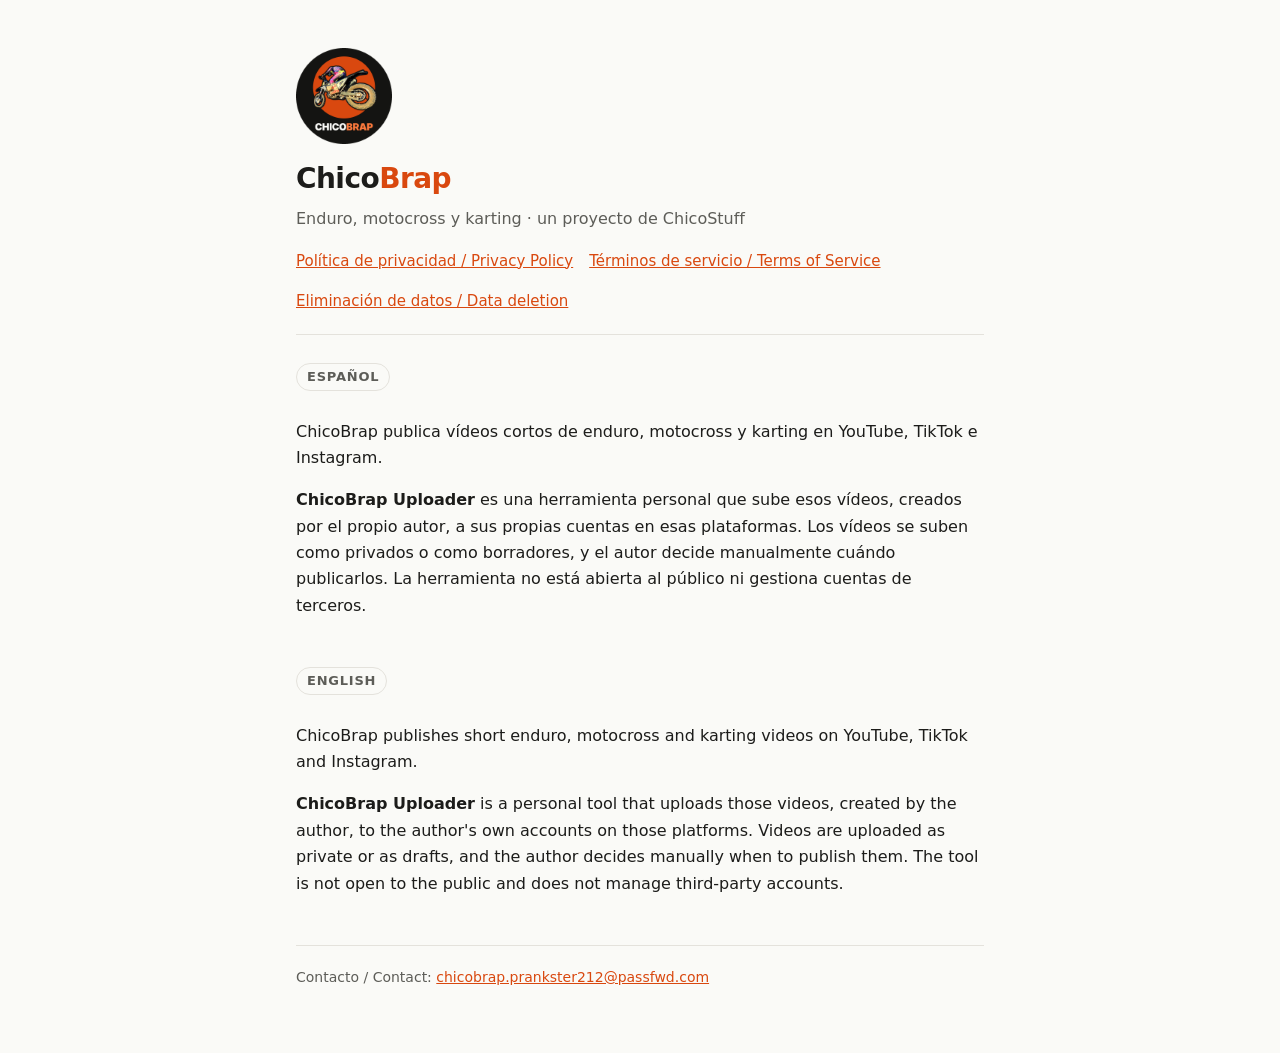
<file: index.html>
<!doctype html>
<html lang="es">
<head>
<meta charset="utf-8">
<meta name="viewport" content="width=device-width, initial-scale=1">
<title>ChicoBrap</title>
<meta name="description" content="ChicoBrap: vídeos de enduro, motocross y karting. Proyecto de ChicoStuff.">
<link rel="icon" type="image/png" href="favicon.png">
<link rel="apple-touch-icon" href="assets/apple-touch-icon.png">
<link rel="stylesheet" href="style.css">
</head>
<body>
<main>
  <header>
    <img src="assets/icon-512.png" alt="Logo de ChicoBrap" width="96" height="96" style="display:block;margin-bottom:12px">
    <p class="brand">Chico<span>Brap</span></p>
    <p class="sub">Enduro, motocross y karting · un proyecto de ChicoStuff</p>
    <nav>
      <a href="privacidad.html">Política de privacidad / Privacy Policy</a>
      <a href="terminos.html">Términos de servicio / Terms of Service</a>
      <a href="eliminar-datos.html">Eliminación de datos / Data deletion</a>
    </nav>
  </header>

  <section class="block">
    <span class="lang">Español</span>
    <p>ChicoBrap publica vídeos cortos de enduro, motocross y karting en YouTube, TikTok e Instagram.</p>
    <p><strong>ChicoBrap Uploader</strong> es una herramienta personal que sube esos vídeos, creados por el propio autor, a sus propias cuentas en esas plataformas. Los vídeos se suben como privados o como borradores, y el autor decide manualmente cuándo publicarlos. La herramienta no está abierta al público ni gestiona cuentas de terceros.</p>
  </section>

  <section class="block">
    <span class="lang">English</span>
    <p>ChicoBrap publishes short enduro, motocross and karting videos on YouTube, TikTok and Instagram.</p>
    <p><strong>ChicoBrap Uploader</strong> is a personal tool that uploads those videos, created by the author, to the author's own accounts on those platforms. Videos are uploaded as private or as drafts, and the author decides manually when to publish them. The tool is not open to the public and does not manage third-party accounts.</p>
  </section>

  <footer>
    Contacto / Contact: <a href="mailto:chicobrap.prankster212@passfwd.com">chicobrap.prankster212@passfwd.com</a>
  </footer>
</main>
</body>
</html>
</file>
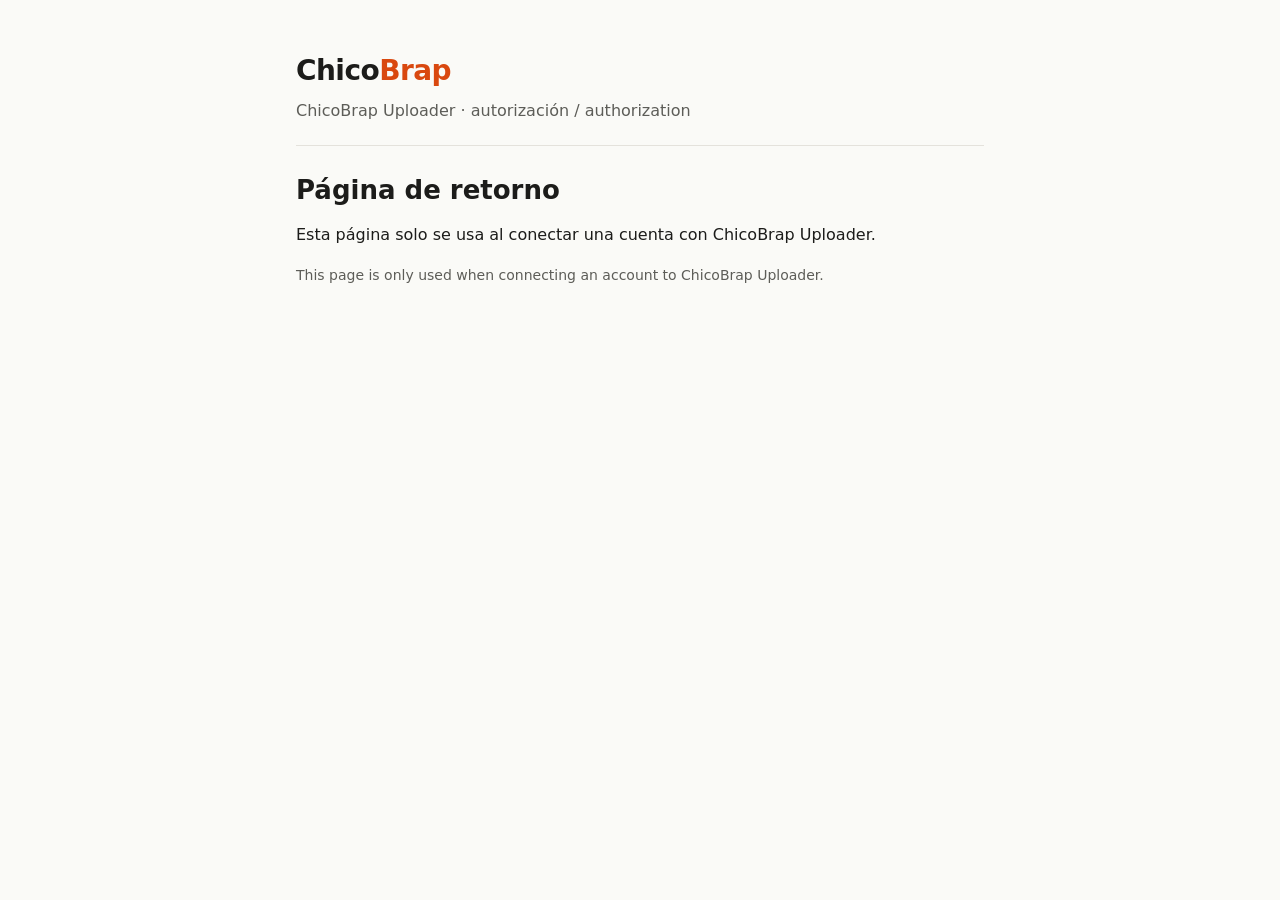
<file: callback.html>
<!doctype html>
<html lang="es">
<head>
<meta charset="utf-8">
<meta name="viewport" content="width=device-width, initial-scale=1">
<meta name="robots" content="noindex, nofollow">
<meta name="referrer" content="no-referrer">
<title>Autorización · ChicoBrap</title>
<link rel="icon" type="image/png" href="favicon.png">
<link rel="apple-touch-icon" href="assets/apple-touch-icon.png">
<link rel="stylesheet" href="style.css">
<style>
  .code { font-family: ui-monospace, SFMono-Regular, Menlo, Consolas, monospace; font-size: 14px;
          word-break: break-all; background: var(--card); border: 1px solid var(--rule);
          border-radius: 8px; padding: 12px; margin: 8px 0 12px; }
  button { font: inherit; font-weight: 600; color: #fff; background: var(--accent); border: 0;
           border-radius: 8px; padding: 8px 16px; cursor: pointer; }
  .hidden { display: none; }
</style>
</head>
<body>
<main>
  <header>
    <p class="brand"><a href="index.html" style="color:inherit;text-decoration:none">Chico<span>Brap</span></a></p>
    <p class="sub">ChicoBrap Uploader · autorización / authorization</p>
  </header>

  <section id="ok" class="block hidden">
    <h1>Autorización recibida</h1>
    <p>Copia este código y pégalo en ChicoBrap Uploader. Caduca en unos minutos y solo sirve una vez.</p>
    <p class="meta">Authorization received. Paste this code into ChicoBrap Uploader. It expires in a few minutes and works only once.</p>
    <div class="code" id="code"></div>
    <p class="meta" id="state-line"></p>
    <button id="copy" type="button">Copiar código</button>
  </section>

  <section id="err" class="block hidden">
    <h1>No se ha completado la autorización</h1>
    <p class="meta">Authorization was not completed.</p>
    <div class="code" id="error"></div>
  </section>

  <section id="none" class="block hidden">
    <h1>Página de retorno</h1>
    <p>Esta página solo se usa al conectar una cuenta con ChicoBrap Uploader.</p>
    <p class="meta">This page is only used when connecting an account to ChicoBrap Uploader.</p>
  </section>
</main>
<script>
  (function () {
    var p = new URLSearchParams(window.location.search);
    var code = p.get('code'), state = p.get('state');
    var error = p.get('error') || p.get('error_code');
    var desc = p.get('error_description') || p.get('error_message') || '';
    function show(id) { document.getElementById(id).classList.remove('hidden'); }
    if (code) {
      document.getElementById('code').textContent = code;
      if (state) document.getElementById('state-line').textContent = 'state: ' + state;
      show('ok');
      document.getElementById('copy').addEventListener('click', function () {
        var b = this;
        navigator.clipboard.writeText(code).then(function () { b.textContent = 'Copiado'; },
          function () { b.textContent = 'Selecciónalo y cópialo a mano'; });
      });
      // Quita el código de la barra de direcciones y del historial
      try { history.replaceState(null, '', window.location.pathname); } catch (e) {}
    } else if (error) {
      document.getElementById('error').textContent = error + (desc ? ': ' + desc : '');
      show('err');
    } else {
      show('none');
    }
  })();
</script>
</body>
</html>
</file>
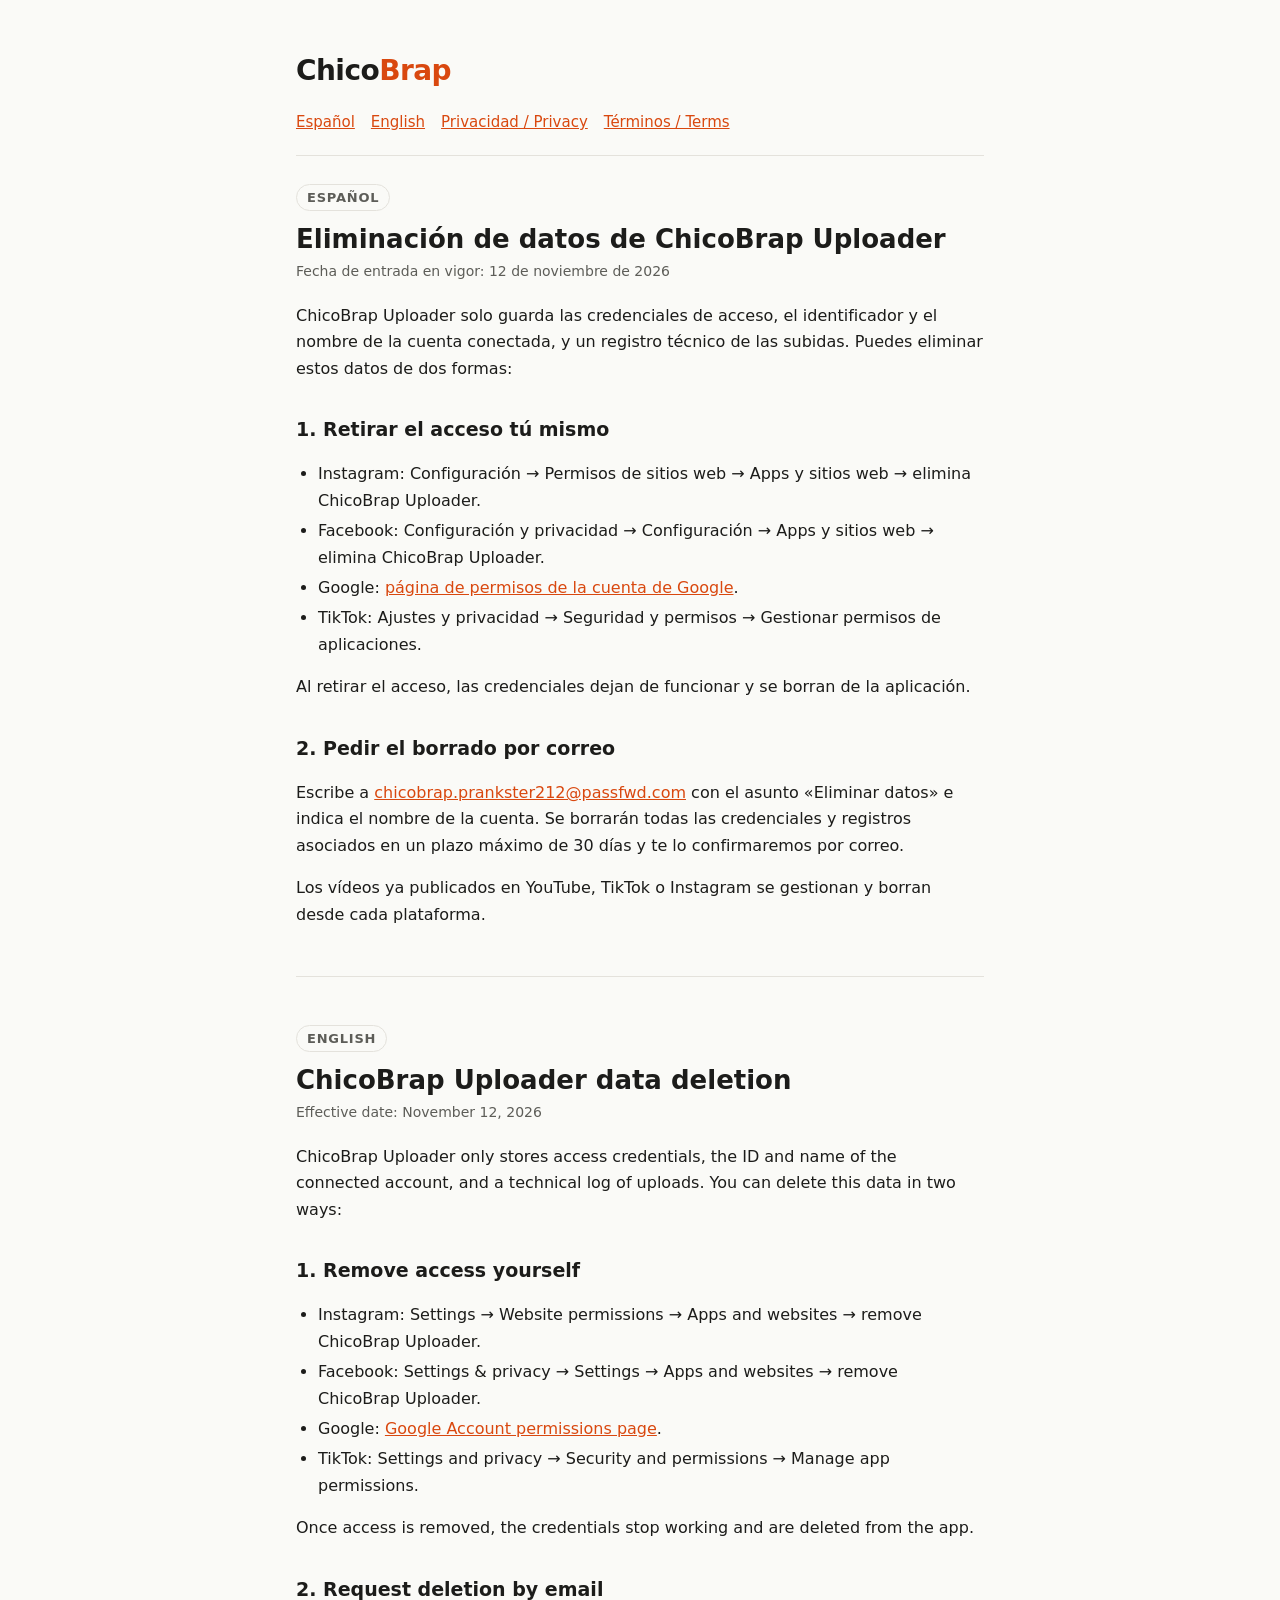
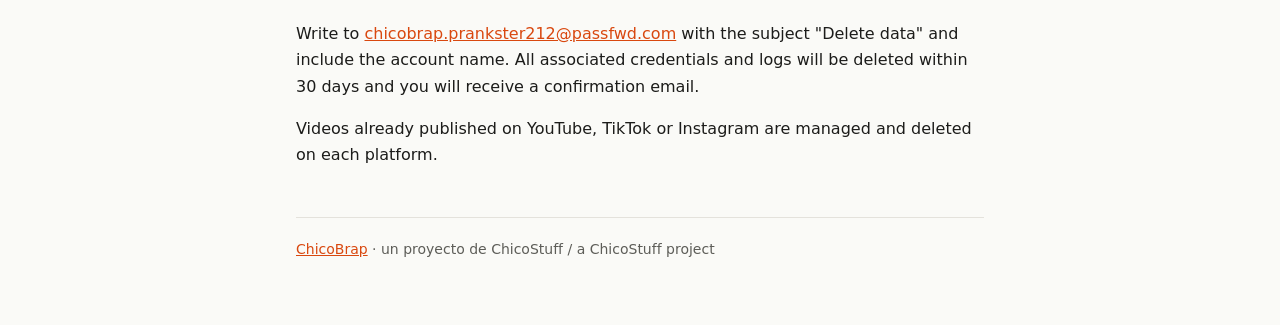
<file: eliminar-datos.html>
<!doctype html>
<html lang="es">
<head>
<meta charset="utf-8">
<meta name="viewport" content="width=device-width, initial-scale=1">
<title>Eliminación de datos · ChicoBrap</title>
<meta name="description" content="Cómo eliminar tus datos de ChicoBrap Uploader / How to delete your data from ChicoBrap Uploader.">
<link rel="icon" type="image/png" href="favicon.png">
<link rel="apple-touch-icon" href="assets/apple-touch-icon.png">
<link rel="stylesheet" href="style.css">
</head>
<body>
<main>
  <header>
    <p class="brand"><a href="index.html" style="color:inherit;text-decoration:none">Chico<span>Brap</span></a></p>
    <nav>
      <a href="#es">Español</a>
      <a href="#en">English</a>
      <a href="privacidad.html">Privacidad / Privacy</a>
      <a href="terminos.html">Términos / Terms</a>
    </nav>
  </header>

  <section class="block" id="es">
    <span class="lang">Español</span>
    <h1>Eliminación de datos de ChicoBrap Uploader</h1>
    <p class="meta">Fecha de entrada en vigor: 12 de noviembre de 2026</p>
    <p>ChicoBrap Uploader solo guarda las credenciales de acceso, el identificador y el nombre de la cuenta conectada, y un registro técnico de las subidas. Puedes eliminar estos datos de dos formas:</p>
    <h2>1. Retirar el acceso tú mismo</h2>
    <ul>
      <li>Instagram: Configuración → Permisos de sitios web → Apps y sitios web → elimina ChicoBrap Uploader.</li>
      <li>Facebook: Configuración y privacidad → Configuración → Apps y sitios web → elimina ChicoBrap Uploader.</li>
      <li>Google: <a href="https://security.google.com/settings/security/permissions">página de permisos de la cuenta de Google</a>.</li>
      <li>TikTok: Ajustes y privacidad → Seguridad y permisos → Gestionar permisos de aplicaciones.</li>
    </ul>
    <p>Al retirar el acceso, las credenciales dejan de funcionar y se borran de la aplicación.</p>
    <h2>2. Pedir el borrado por correo</h2>
    <p>Escribe a <a href="mailto:chicobrap.prankster212@passfwd.com">chicobrap.prankster212@passfwd.com</a> con el asunto «Eliminar datos» e indica el nombre de la cuenta. Se borrarán todas las credenciales y registros asociados en un plazo máximo de 30 días y te lo confirmaremos por correo.</p>
    <p>Los vídeos ya publicados en YouTube, TikTok o Instagram se gestionan y borran desde cada plataforma.</p>
  </section>

  <hr>

  <section class="block" id="en" lang="en">
    <span class="lang">English</span>
    <h1>ChicoBrap Uploader data deletion</h1>
    <p class="meta">Effective date: November 12, 2026</p>
    <p>ChicoBrap Uploader only stores access credentials, the ID and name of the connected account, and a technical log of uploads. You can delete this data in two ways:</p>
    <h2>1. Remove access yourself</h2>
    <ul>
      <li>Instagram: Settings → Website permissions → Apps and websites → remove ChicoBrap Uploader.</li>
      <li>Facebook: Settings &amp; privacy → Settings → Apps and websites → remove ChicoBrap Uploader.</li>
      <li>Google: <a href="https://security.google.com/settings/security/permissions">Google Account permissions page</a>.</li>
      <li>TikTok: Settings and privacy → Security and permissions → Manage app permissions.</li>
    </ul>
    <p>Once access is removed, the credentials stop working and are deleted from the app.</p>
    <h2>2. Request deletion by email</h2>
    <p>Write to <a href="mailto:chicobrap.prankster212@passfwd.com">chicobrap.prankster212@passfwd.com</a> with the subject "Delete data" and include the account name. All associated credentials and logs will be deleted within 30 days and you will receive a confirmation email.</p>
    <p>Videos already published on YouTube, TikTok or Instagram are managed and deleted on each platform.</p>
  </section>

  <footer><a href="index.html">ChicoBrap</a> · un proyecto de ChicoStuff / a ChicoStuff project</footer>
</main>
</body>
</html>
</file>
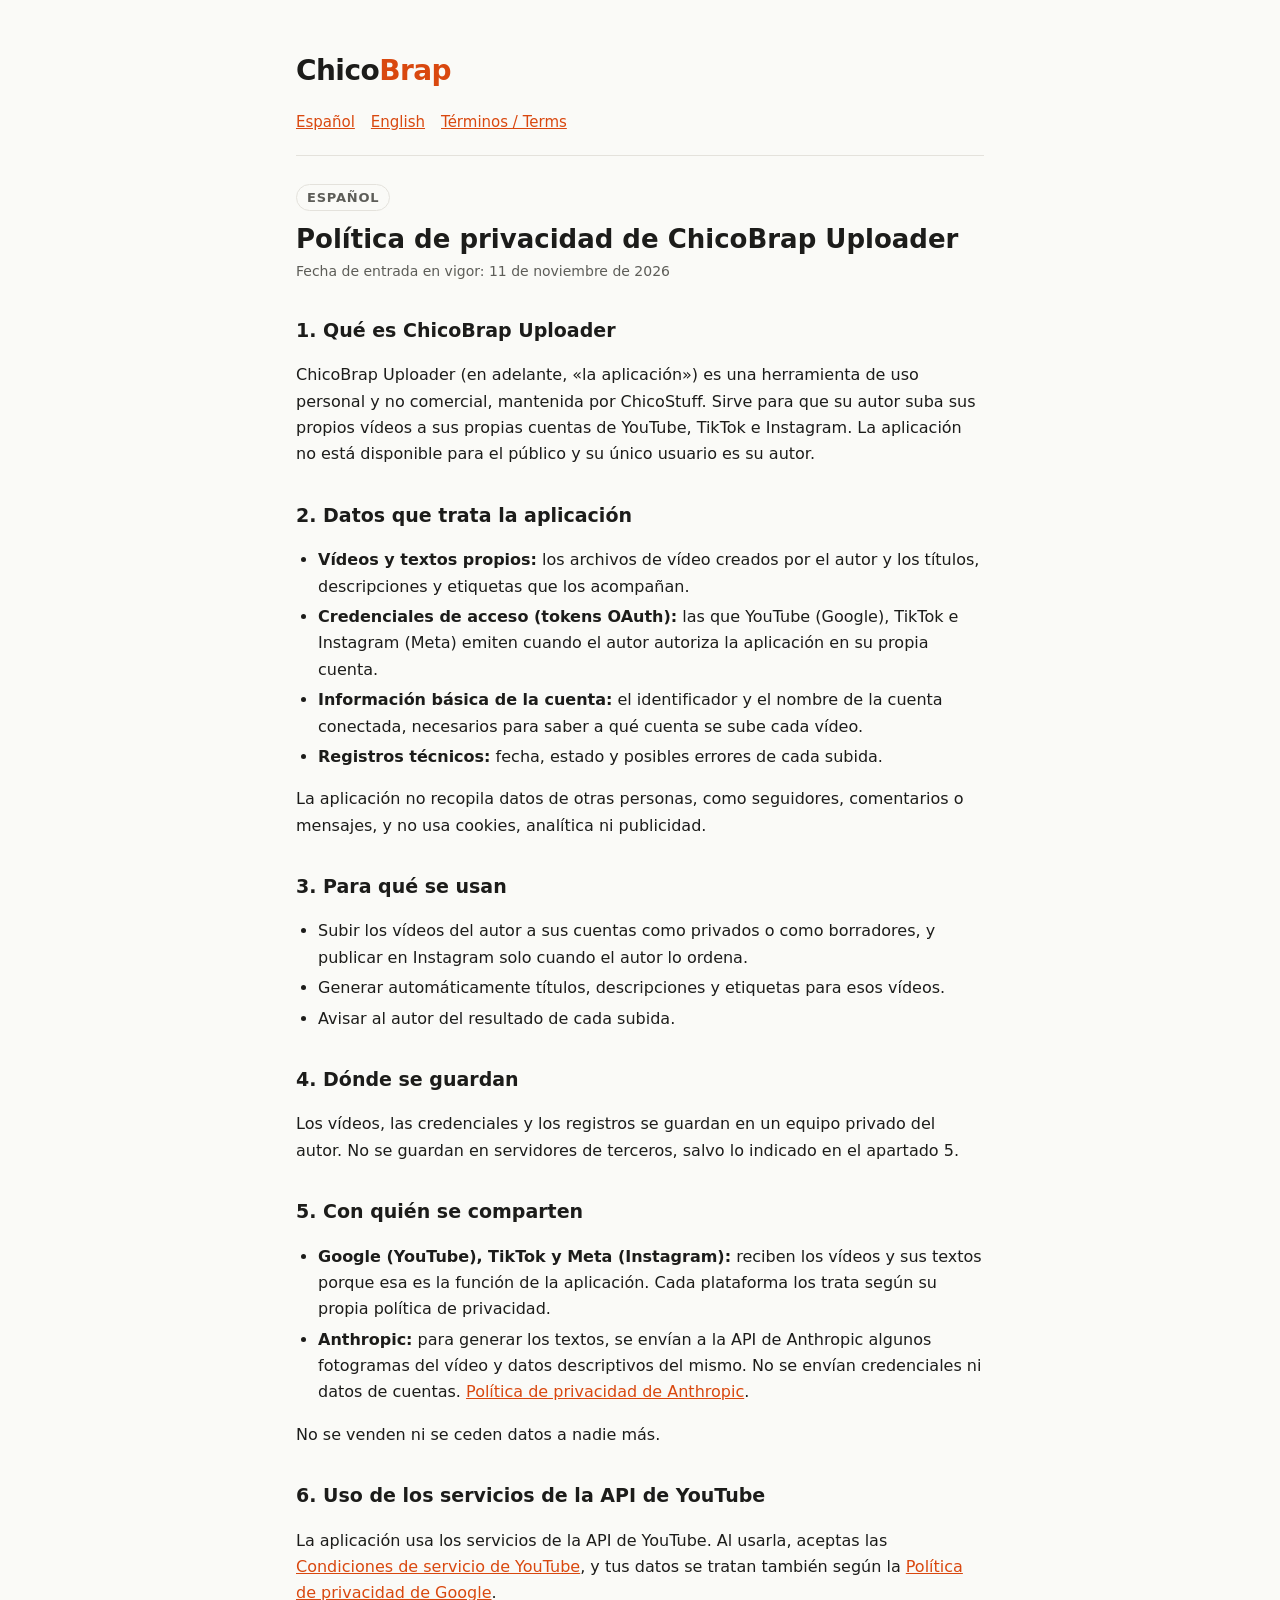
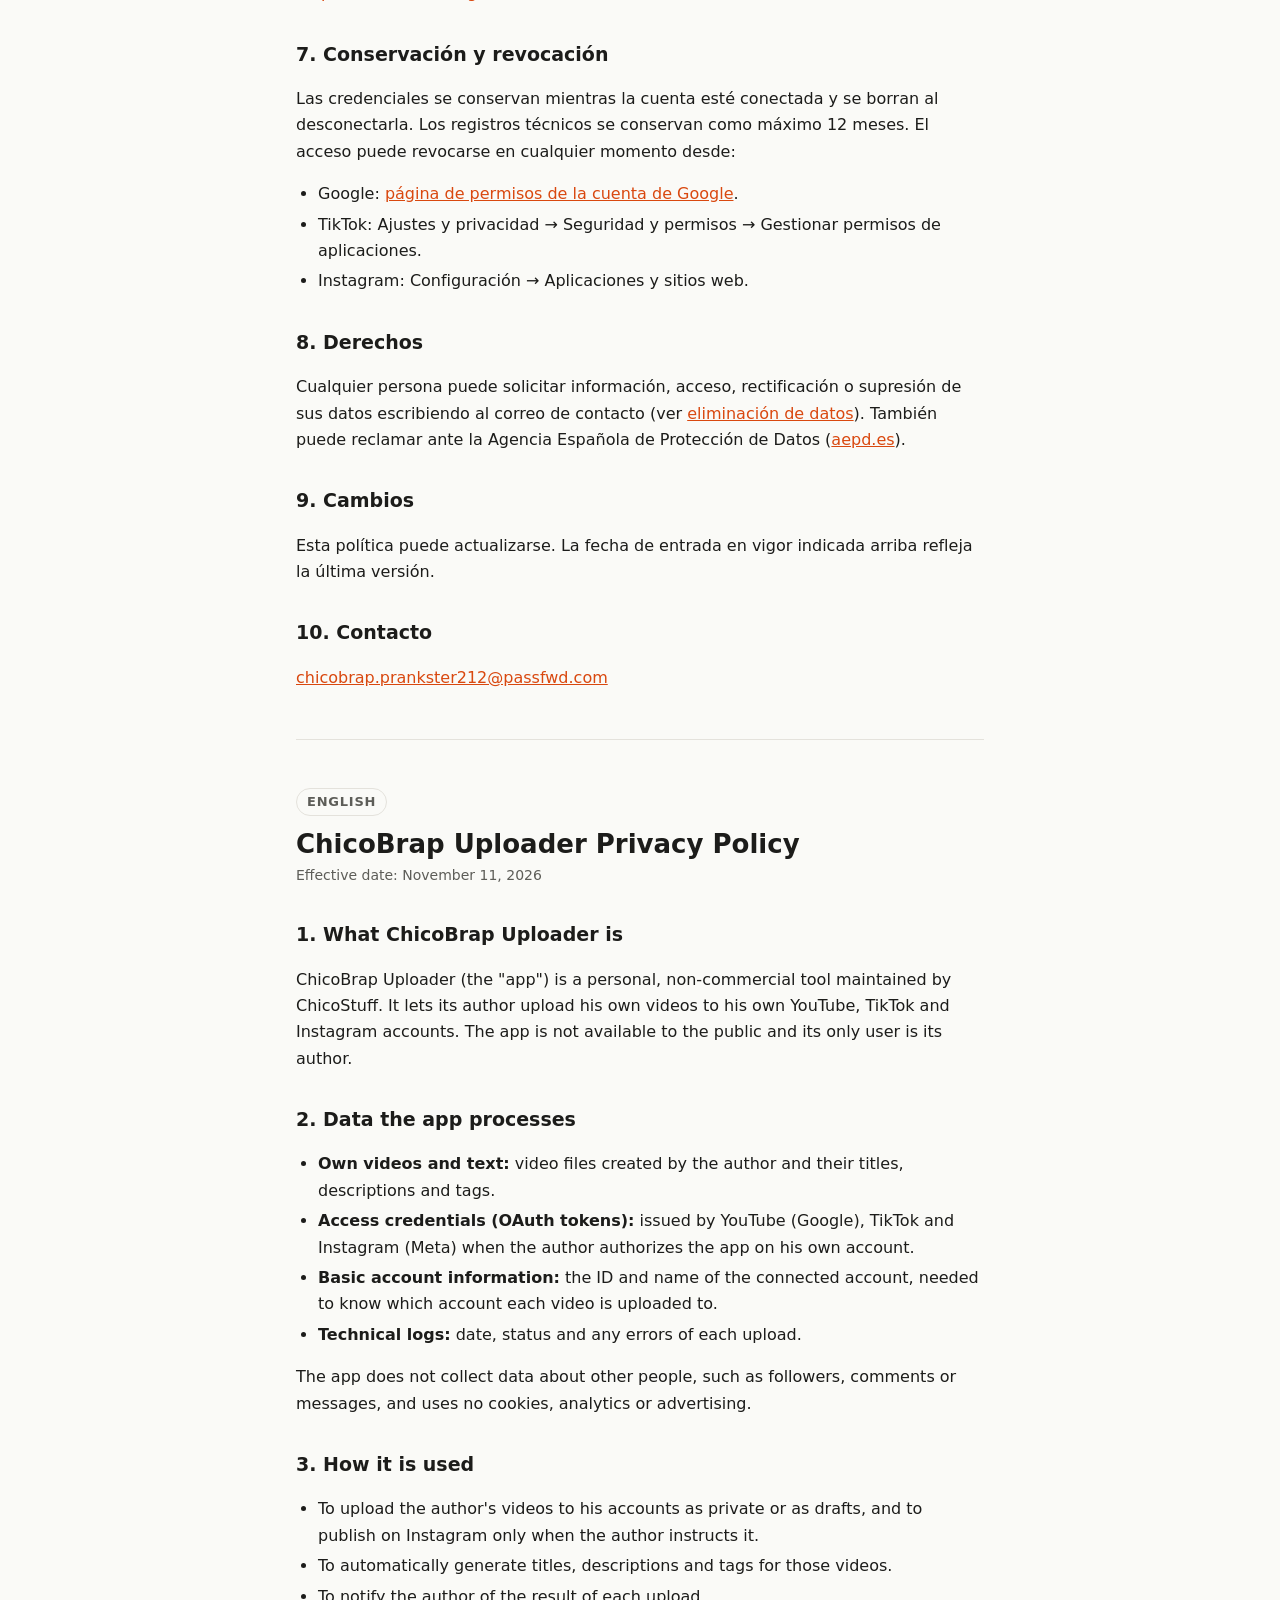
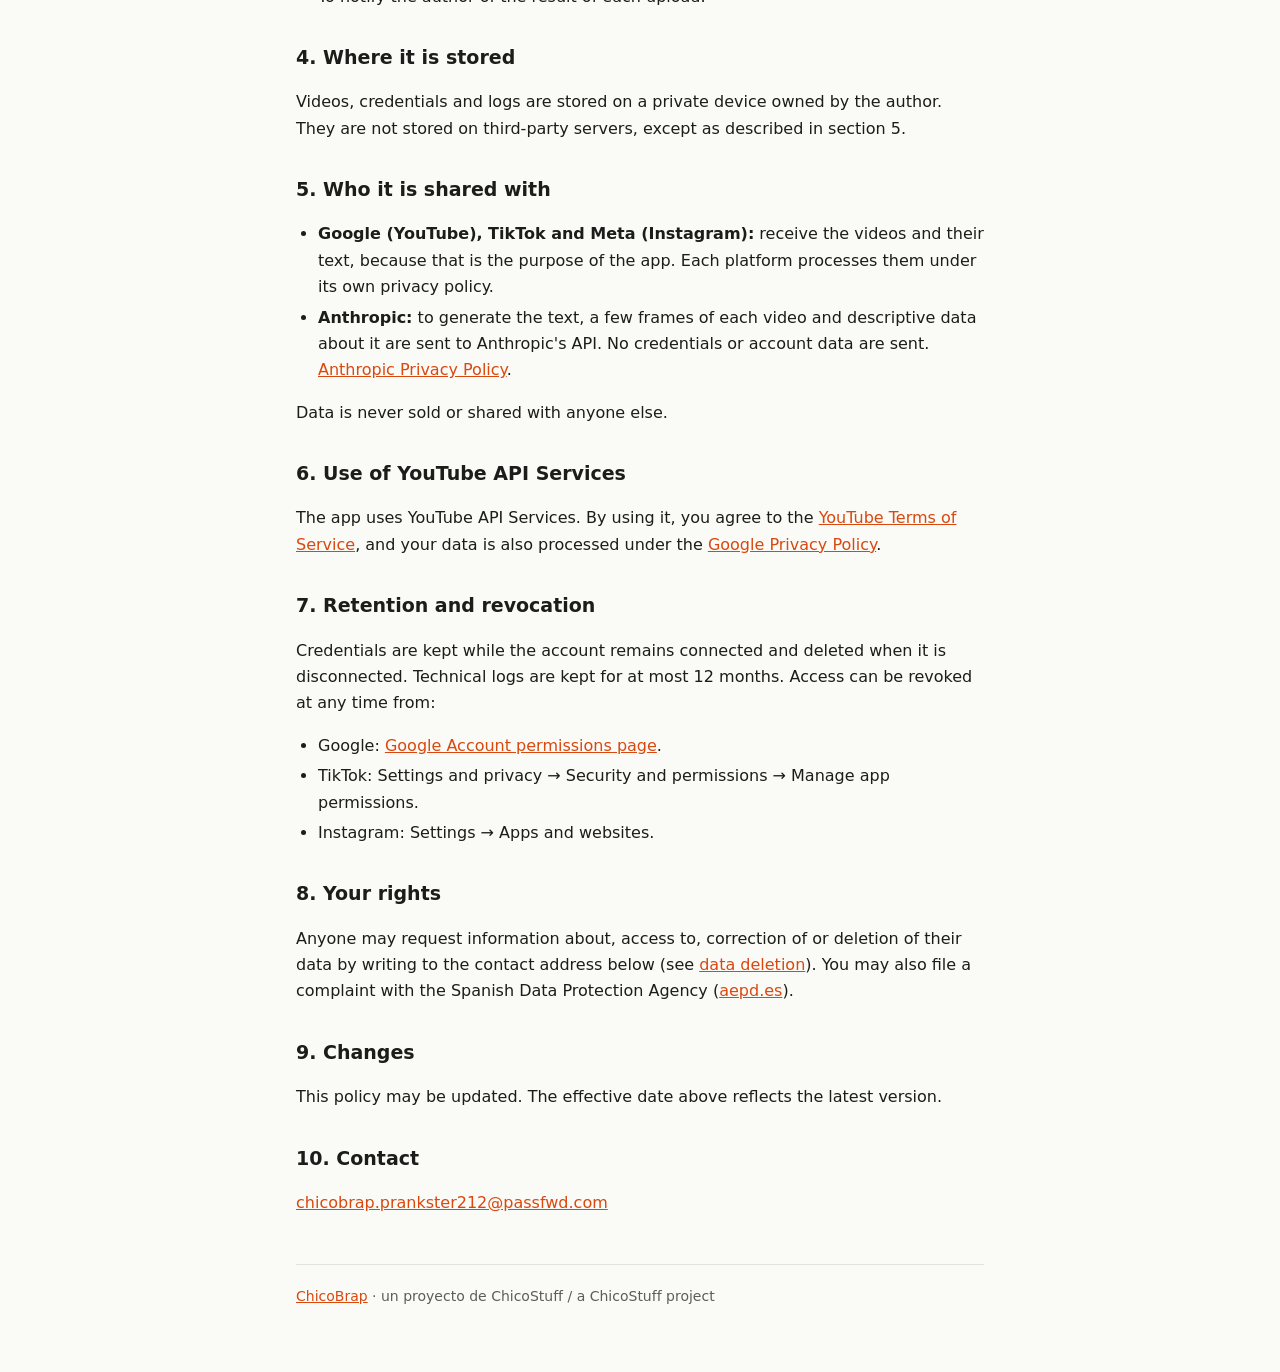
<file: privacidad.html>
<!doctype html>
<html lang="es">
<head>
<meta charset="utf-8">
<meta name="viewport" content="width=device-width, initial-scale=1">
<title>Privacidad · ChicoBrap</title>
<meta name="description" content="Política de privacidad de ChicoBrap Uploader / Privacy Policy of ChicoBrap Uploader.">
<link rel="icon" type="image/png" href="favicon.png">
<link rel="apple-touch-icon" href="assets/apple-touch-icon.png">
<link rel="stylesheet" href="style.css">
</head>
<body>
<main>
  <header>
    <p class="brand"><a href="index.html" style="color:inherit;text-decoration:none">Chico<span>Brap</span></a></p>
    <nav>
      <a href="#es">Español</a>
      <a href="#en">English</a>
      <a href="terminos.html">Términos / Terms</a>
    </nav>
  </header>

  <!-- ====================== ESPAÑOL ====================== -->
  <section class="block" id="es">
    <span class="lang">Español</span>
    <h1>Política de privacidad de ChicoBrap Uploader</h1>
    <p class="meta">Fecha de entrada en vigor: 11 de noviembre de 2026</p>

    <h2>1. Qué es ChicoBrap Uploader</h2>
    <p>ChicoBrap Uploader (en adelante, «la aplicación») es una herramienta de uso personal y no comercial, mantenida por ChicoStuff. Sirve para que su autor suba sus propios vídeos a sus propias cuentas de YouTube, TikTok e Instagram. La aplicación no está disponible para el público y su único usuario es su autor.</p>

    <h2>2. Datos que trata la aplicación</h2>
    <ul>
      <li><strong>Vídeos y textos propios:</strong> los archivos de vídeo creados por el autor y los títulos, descripciones y etiquetas que los acompañan.</li>
      <li><strong>Credenciales de acceso (tokens OAuth):</strong> las que YouTube (Google), TikTok e Instagram (Meta) emiten cuando el autor autoriza la aplicación en su propia cuenta.</li>
      <li><strong>Información básica de la cuenta:</strong> el identificador y el nombre de la cuenta conectada, necesarios para saber a qué cuenta se sube cada vídeo.</li>
      <li><strong>Registros técnicos:</strong> fecha, estado y posibles errores de cada subida.</li>
    </ul>
    <p>La aplicación no recopila datos de otras personas, como seguidores, comentarios o mensajes, y no usa cookies, analítica ni publicidad.</p>

    <h2>3. Para qué se usan</h2>
    <ul>
      <li>Subir los vídeos del autor a sus cuentas como privados o como borradores, y publicar en Instagram solo cuando el autor lo ordena.</li>
      <li>Generar automáticamente títulos, descripciones y etiquetas para esos vídeos.</li>
      <li>Avisar al autor del resultado de cada subida.</li>
    </ul>

    <h2>4. Dónde se guardan</h2>
    <p>Los vídeos, las credenciales y los registros se guardan en un equipo privado del autor. No se guardan en servidores de terceros, salvo lo indicado en el apartado 5.</p>

    <h2>5. Con quién se comparten</h2>
    <ul>
      <li><strong>Google (YouTube), TikTok y Meta (Instagram):</strong> reciben los vídeos y sus textos porque esa es la función de la aplicación. Cada plataforma los trata según su propia política de privacidad.</li>
      <li><strong>Anthropic:</strong> para generar los textos, se envían a la API de Anthropic algunos fotogramas del vídeo y datos descriptivos del mismo. No se envían credenciales ni datos de cuentas. <a href="https://www.anthropic.com/legal/privacy">Política de privacidad de Anthropic</a>.</li>
    </ul>
    <p>No se venden ni se ceden datos a nadie más.</p>

    <h2>6. Uso de los servicios de la API de YouTube</h2>
    <p>La aplicación usa los servicios de la API de YouTube. Al usarla, aceptas las <a href="https://www.youtube.com/t/terms">Condiciones de servicio de YouTube</a>, y tus datos se tratan también según la <a href="https://policies.google.com/privacy">Política de privacidad de Google</a>.</p>

    <h2>7. Conservación y revocación</h2>
    <p>Las credenciales se conservan mientras la cuenta esté conectada y se borran al desconectarla. Los registros técnicos se conservan como máximo 12 meses. El acceso puede revocarse en cualquier momento desde:</p>
    <ul>
      <li>Google: <a href="https://security.google.com/settings/security/permissions">página de permisos de la cuenta de Google</a>.</li>
      <li>TikTok: Ajustes y privacidad → Seguridad y permisos → Gestionar permisos de aplicaciones.</li>
      <li>Instagram: Configuración → Aplicaciones y sitios web.</li>
    </ul>

    <h2>8. Derechos</h2>
    <p>Cualquier persona puede solicitar información, acceso, rectificación o supresión de sus datos escribiendo al correo de contacto (ver <a href="eliminar-datos.html">eliminación de datos</a>). También puede reclamar ante la Agencia Española de Protección de Datos (<a href="https://www.aepd.es">aepd.es</a>).</p>

    <h2>9. Cambios</h2>
    <p>Esta política puede actualizarse. La fecha de entrada en vigor indicada arriba refleja la última versión.</p>

    <h2>10. Contacto</h2>
    <p><a href="mailto:chicobrap.prankster212@passfwd.com">chicobrap.prankster212@passfwd.com</a></p>
  </section>

  <hr>

  <!-- ====================== ENGLISH ====================== -->
  <section class="block" id="en" lang="en">
    <span class="lang">English</span>
    <h1>ChicoBrap Uploader Privacy Policy</h1>
    <p class="meta">Effective date: November 11, 2026</p>

    <h2>1. What ChicoBrap Uploader is</h2>
    <p>ChicoBrap Uploader (the "app") is a personal, non-commercial tool maintained by ChicoStuff. It lets its author upload his own videos to his own YouTube, TikTok and Instagram accounts. The app is not available to the public and its only user is its author.</p>

    <h2>2. Data the app processes</h2>
    <ul>
      <li><strong>Own videos and text:</strong> video files created by the author and their titles, descriptions and tags.</li>
      <li><strong>Access credentials (OAuth tokens):</strong> issued by YouTube (Google), TikTok and Instagram (Meta) when the author authorizes the app on his own account.</li>
      <li><strong>Basic account information:</strong> the ID and name of the connected account, needed to know which account each video is uploaded to.</li>
      <li><strong>Technical logs:</strong> date, status and any errors of each upload.</li>
    </ul>
    <p>The app does not collect data about other people, such as followers, comments or messages, and uses no cookies, analytics or advertising.</p>

    <h2>3. How it is used</h2>
    <ul>
      <li>To upload the author's videos to his accounts as private or as drafts, and to publish on Instagram only when the author instructs it.</li>
      <li>To automatically generate titles, descriptions and tags for those videos.</li>
      <li>To notify the author of the result of each upload.</li>
    </ul>

    <h2>4. Where it is stored</h2>
    <p>Videos, credentials and logs are stored on a private device owned by the author. They are not stored on third-party servers, except as described in section 5.</p>

    <h2>5. Who it is shared with</h2>
    <ul>
      <li><strong>Google (YouTube), TikTok and Meta (Instagram):</strong> receive the videos and their text, because that is the purpose of the app. Each platform processes them under its own privacy policy.</li>
      <li><strong>Anthropic:</strong> to generate the text, a few frames of each video and descriptive data about it are sent to Anthropic's API. No credentials or account data are sent. <a href="https://www.anthropic.com/legal/privacy">Anthropic Privacy Policy</a>.</li>
    </ul>
    <p>Data is never sold or shared with anyone else.</p>

    <h2>6. Use of YouTube API Services</h2>
    <p>The app uses YouTube API Services. By using it, you agree to the <a href="https://www.youtube.com/t/terms">YouTube Terms of Service</a>, and your data is also processed under the <a href="https://policies.google.com/privacy">Google Privacy Policy</a>.</p>

    <h2>7. Retention and revocation</h2>
    <p>Credentials are kept while the account remains connected and deleted when it is disconnected. Technical logs are kept for at most 12 months. Access can be revoked at any time from:</p>
    <ul>
      <li>Google: <a href="https://security.google.com/settings/security/permissions">Google Account permissions page</a>.</li>
      <li>TikTok: Settings and privacy → Security and permissions → Manage app permissions.</li>
      <li>Instagram: Settings → Apps and websites.</li>
    </ul>

    <h2>8. Your rights</h2>
    <p>Anyone may request information about, access to, correction of or deletion of their data by writing to the contact address below (see <a href="eliminar-datos.html">data deletion</a>). You may also file a complaint with the Spanish Data Protection Agency (<a href="https://www.aepd.es">aepd.es</a>).</p>

    <h2>9. Changes</h2>
    <p>This policy may be updated. The effective date above reflects the latest version.</p>

    <h2>10. Contact</h2>
    <p><a href="mailto:chicobrap.prankster212@passfwd.com">chicobrap.prankster212@passfwd.com</a></p>
  </section>

  <footer><a href="index.html">ChicoBrap</a> · un proyecto de ChicoStuff / a ChicoStuff project</footer>
</main>
</body>
</html>
</file>
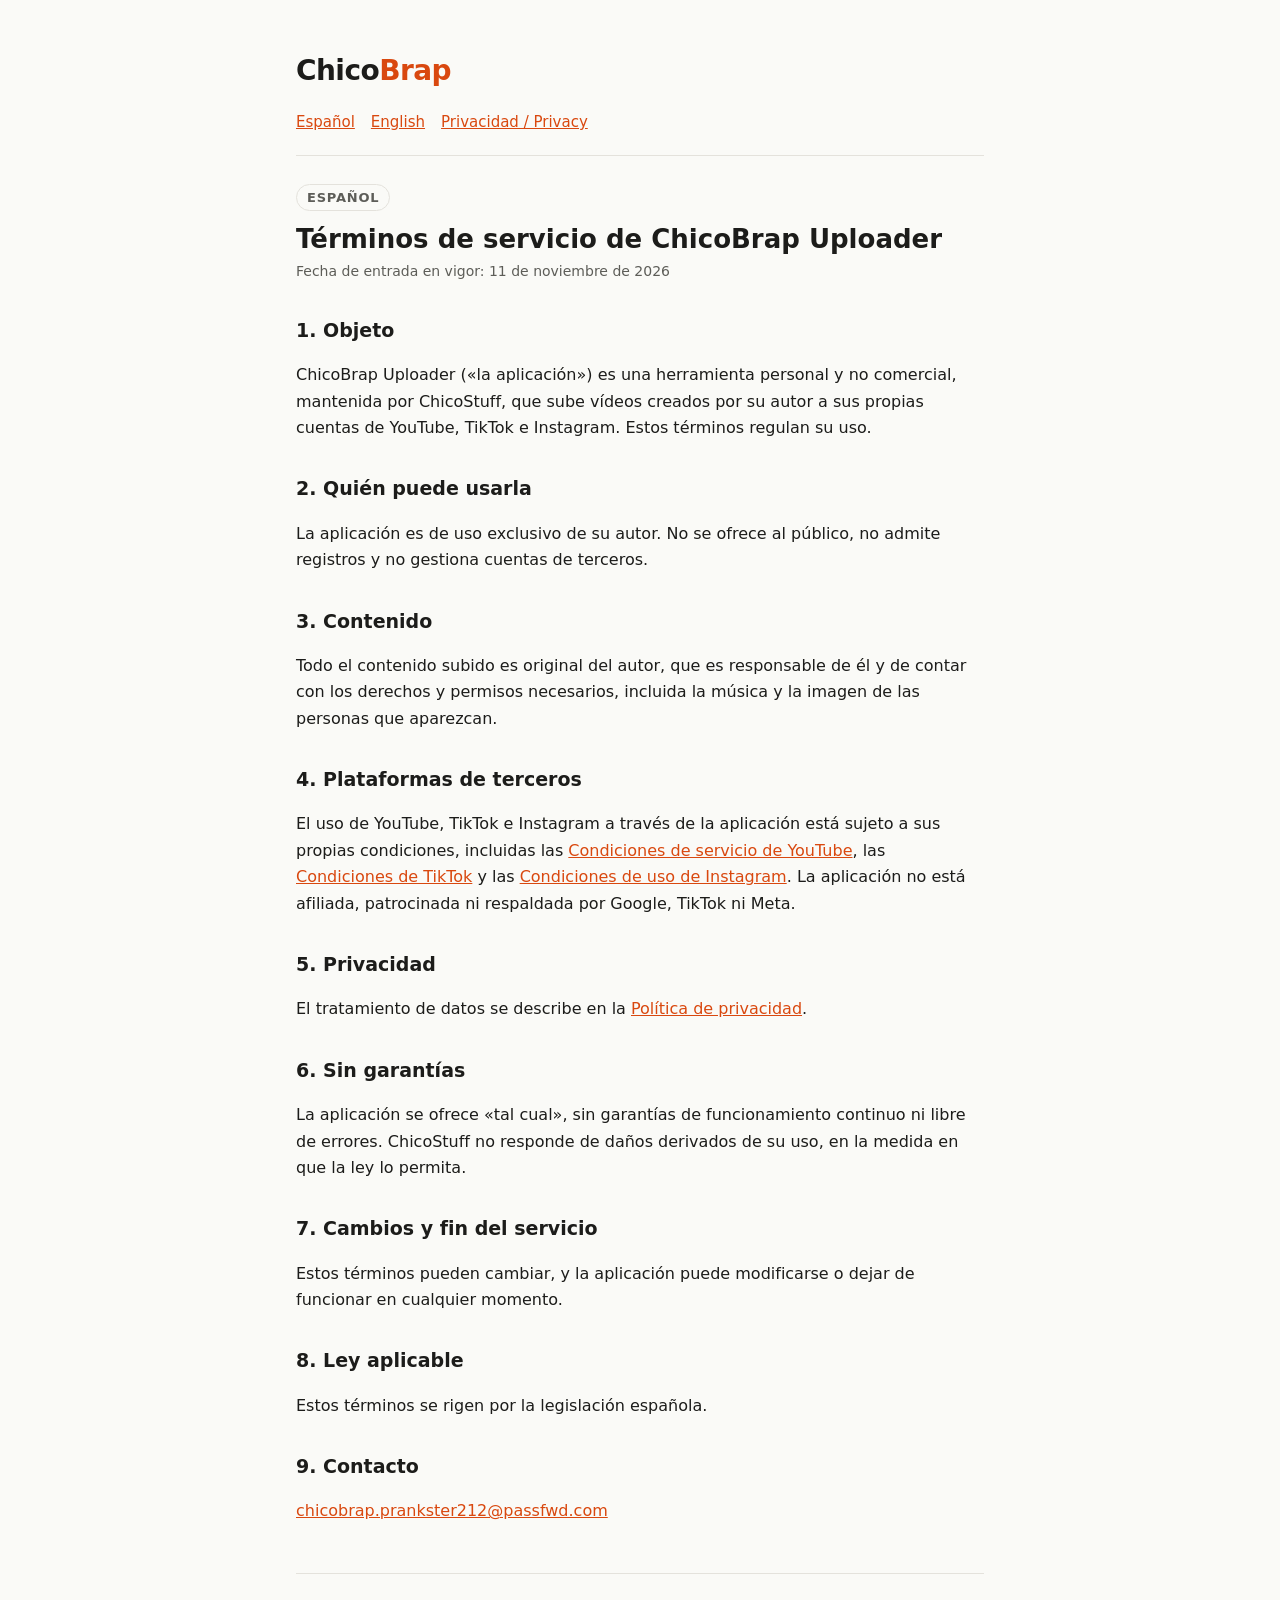
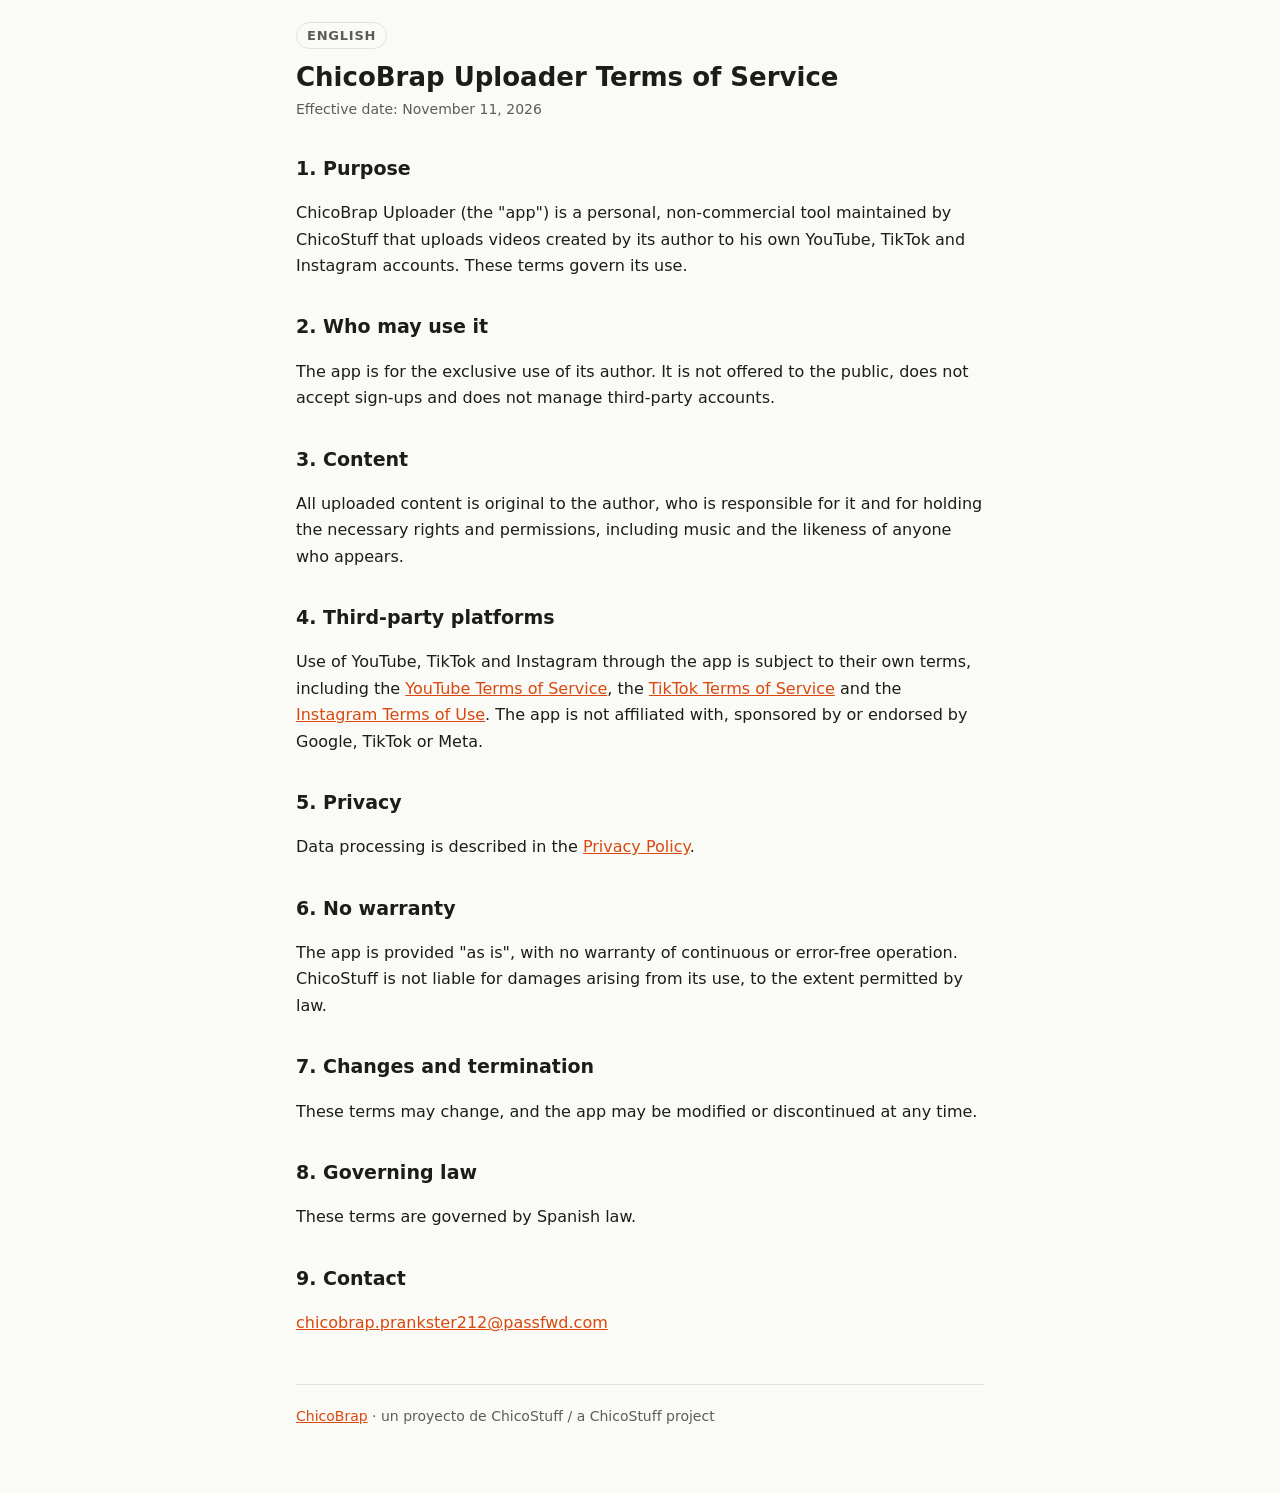
<file: terminos.html>
<!doctype html>
<html lang="es">
<head>
<meta charset="utf-8">
<meta name="viewport" content="width=device-width, initial-scale=1">
<title>Términos · ChicoBrap</title>
<meta name="description" content="Términos de servicio de ChicoBrap Uploader / Terms of Service of ChicoBrap Uploader.">
<link rel="icon" type="image/png" href="favicon.png">
<link rel="apple-touch-icon" href="assets/apple-touch-icon.png">
<link rel="stylesheet" href="style.css">
</head>
<body>
<main>
  <header>
    <p class="brand"><a href="index.html" style="color:inherit;text-decoration:none">Chico<span>Brap</span></a></p>
    <nav>
      <a href="#es">Español</a>
      <a href="#en">English</a>
      <a href="privacidad.html">Privacidad / Privacy</a>
    </nav>
  </header>

  <!-- ====================== ESPAÑOL ====================== -->
  <section class="block" id="es">
    <span class="lang">Español</span>
    <h1>Términos de servicio de ChicoBrap Uploader</h1>
    <p class="meta">Fecha de entrada en vigor: 11 de noviembre de 2026</p>

    <h2>1. Objeto</h2>
    <p>ChicoBrap Uploader («la aplicación») es una herramienta personal y no comercial, mantenida por ChicoStuff, que sube vídeos creados por su autor a sus propias cuentas de YouTube, TikTok e Instagram. Estos términos regulan su uso.</p>

    <h2>2. Quién puede usarla</h2>
    <p>La aplicación es de uso exclusivo de su autor. No se ofrece al público, no admite registros y no gestiona cuentas de terceros.</p>

    <h2>3. Contenido</h2>
    <p>Todo el contenido subido es original del autor, que es responsable de él y de contar con los derechos y permisos necesarios, incluida la música y la imagen de las personas que aparezcan.</p>

    <h2>4. Plataformas de terceros</h2>
    <p>El uso de YouTube, TikTok e Instagram a través de la aplicación está sujeto a sus propias condiciones, incluidas las <a href="https://www.youtube.com/t/terms">Condiciones de servicio de YouTube</a>, las <a href="https://www.tiktok.com/legal/terms-of-service">Condiciones de TikTok</a> y las <a href="https://help.instagram.com/581066165581870">Condiciones de uso de Instagram</a>. La aplicación no está afiliada, patrocinada ni respaldada por Google, TikTok ni Meta.</p>

    <h2>5. Privacidad</h2>
    <p>El tratamiento de datos se describe en la <a href="privacidad.html">Política de privacidad</a>.</p>

    <h2>6. Sin garantías</h2>
    <p>La aplicación se ofrece «tal cual», sin garantías de funcionamiento continuo ni libre de errores. ChicoStuff no responde de daños derivados de su uso, en la medida en que la ley lo permita.</p>

    <h2>7. Cambios y fin del servicio</h2>
    <p>Estos términos pueden cambiar, y la aplicación puede modificarse o dejar de funcionar en cualquier momento.</p>

    <h2>8. Ley aplicable</h2>
    <p>Estos términos se rigen por la legislación española.</p>

    <h2>9. Contacto</h2>
    <p><a href="mailto:chicobrap.prankster212@passfwd.com">chicobrap.prankster212@passfwd.com</a></p>
  </section>

  <hr>

  <!-- ====================== ENGLISH ====================== -->
  <section class="block" id="en" lang="en">
    <span class="lang">English</span>
    <h1>ChicoBrap Uploader Terms of Service</h1>
    <p class="meta">Effective date: November 11, 2026</p>

    <h2>1. Purpose</h2>
    <p>ChicoBrap Uploader (the "app") is a personal, non-commercial tool maintained by ChicoStuff that uploads videos created by its author to his own YouTube, TikTok and Instagram accounts. These terms govern its use.</p>

    <h2>2. Who may use it</h2>
    <p>The app is for the exclusive use of its author. It is not offered to the public, does not accept sign-ups and does not manage third-party accounts.</p>

    <h2>3. Content</h2>
    <p>All uploaded content is original to the author, who is responsible for it and for holding the necessary rights and permissions, including music and the likeness of anyone who appears.</p>

    <h2>4. Third-party platforms</h2>
    <p>Use of YouTube, TikTok and Instagram through the app is subject to their own terms, including the <a href="https://www.youtube.com/t/terms">YouTube Terms of Service</a>, the <a href="https://www.tiktok.com/legal/terms-of-service">TikTok Terms of Service</a> and the <a href="https://help.instagram.com/581066165581870">Instagram Terms of Use</a>. The app is not affiliated with, sponsored by or endorsed by Google, TikTok or Meta.</p>

    <h2>5. Privacy</h2>
    <p>Data processing is described in the <a href="privacidad.html">Privacy Policy</a>.</p>

    <h2>6. No warranty</h2>
    <p>The app is provided "as is", with no warranty of continuous or error-free operation. ChicoStuff is not liable for damages arising from its use, to the extent permitted by law.</p>

    <h2>7. Changes and termination</h2>
    <p>These terms may change, and the app may be modified or discontinued at any time.</p>

    <h2>8. Governing law</h2>
    <p>These terms are governed by Spanish law.</p>

    <h2>9. Contact</h2>
    <p><a href="mailto:chicobrap.prankster212@passfwd.com">chicobrap.prankster212@passfwd.com</a></p>
  </section>

  <footer><a href="index.html">ChicoBrap</a> · un proyecto de ChicoStuff / a ChicoStuff project</footer>
</main>
</body>
</html>
</file>
<file: style.css>
:root {
  --bg: #fafaf7;
  --text: #1c1c1a;
  --muted: #5d5d58;
  --accent: #d9480f;
  --rule: #e4e2dc;
  --card: #ffffff;
}
@media (prefers-color-scheme: dark) {
  :root {
    --bg: #141412;
    --text: #ecebe6;
    --muted: #a3a29b;
    --accent: #ff7a3d;
    --rule: #2c2c29;
    --card: #1c1c1a;
  }
}
* { box-sizing: border-box; }
body {
  margin: 0;
  background: var(--bg);
  color: var(--text);
  font: 16px/1.65 system-ui, -apple-system, "Segoe UI", Roboto, sans-serif;
}
main { max-width: 720px; margin: 0 auto; padding: 48px 16px 64px; }
header { border-bottom: 1px solid var(--rule); padding-bottom: 20px; margin-bottom: 28px; }
.brand { font-weight: 800; font-size: 28px; letter-spacing: -0.02em; margin: 0; }
.brand span { color: var(--accent); }
.sub { color: var(--muted); margin: 4px 0 0; }
nav { margin-top: 16px; display: flex; gap: 16px; flex-wrap: wrap; font-size: 15px; }
a { color: var(--accent); }
h1 { font-size: 26px; line-height: 1.25; margin: 0 0 4px; }
h2 { font-size: 19px; margin: 32px 0 8px; }
.meta { color: var(--muted); font-size: 14px; margin: 0 0 20px; }
.lang { display: inline-block; font-size: 13px; font-weight: 700; letter-spacing: 0.06em;
        text-transform: uppercase; color: var(--muted); border: 1px solid var(--rule);
        border-radius: 999px; padding: 2px 10px; margin-bottom: 12px; }
section.block { margin-bottom: 48px; }
hr { border: 0; border-top: 1px solid var(--rule); margin: 48px 0; }
ul { padding-left: 22px; }
li { margin: 4px 0; }
.card { background: var(--card); border: 1px solid var(--rule); border-radius: 12px; padding: 20px; margin: 16px 0; }
footer { color: var(--muted); font-size: 14px; border-top: 1px solid var(--rule); padding-top: 20px; margin-top: 48px; }
</file>
